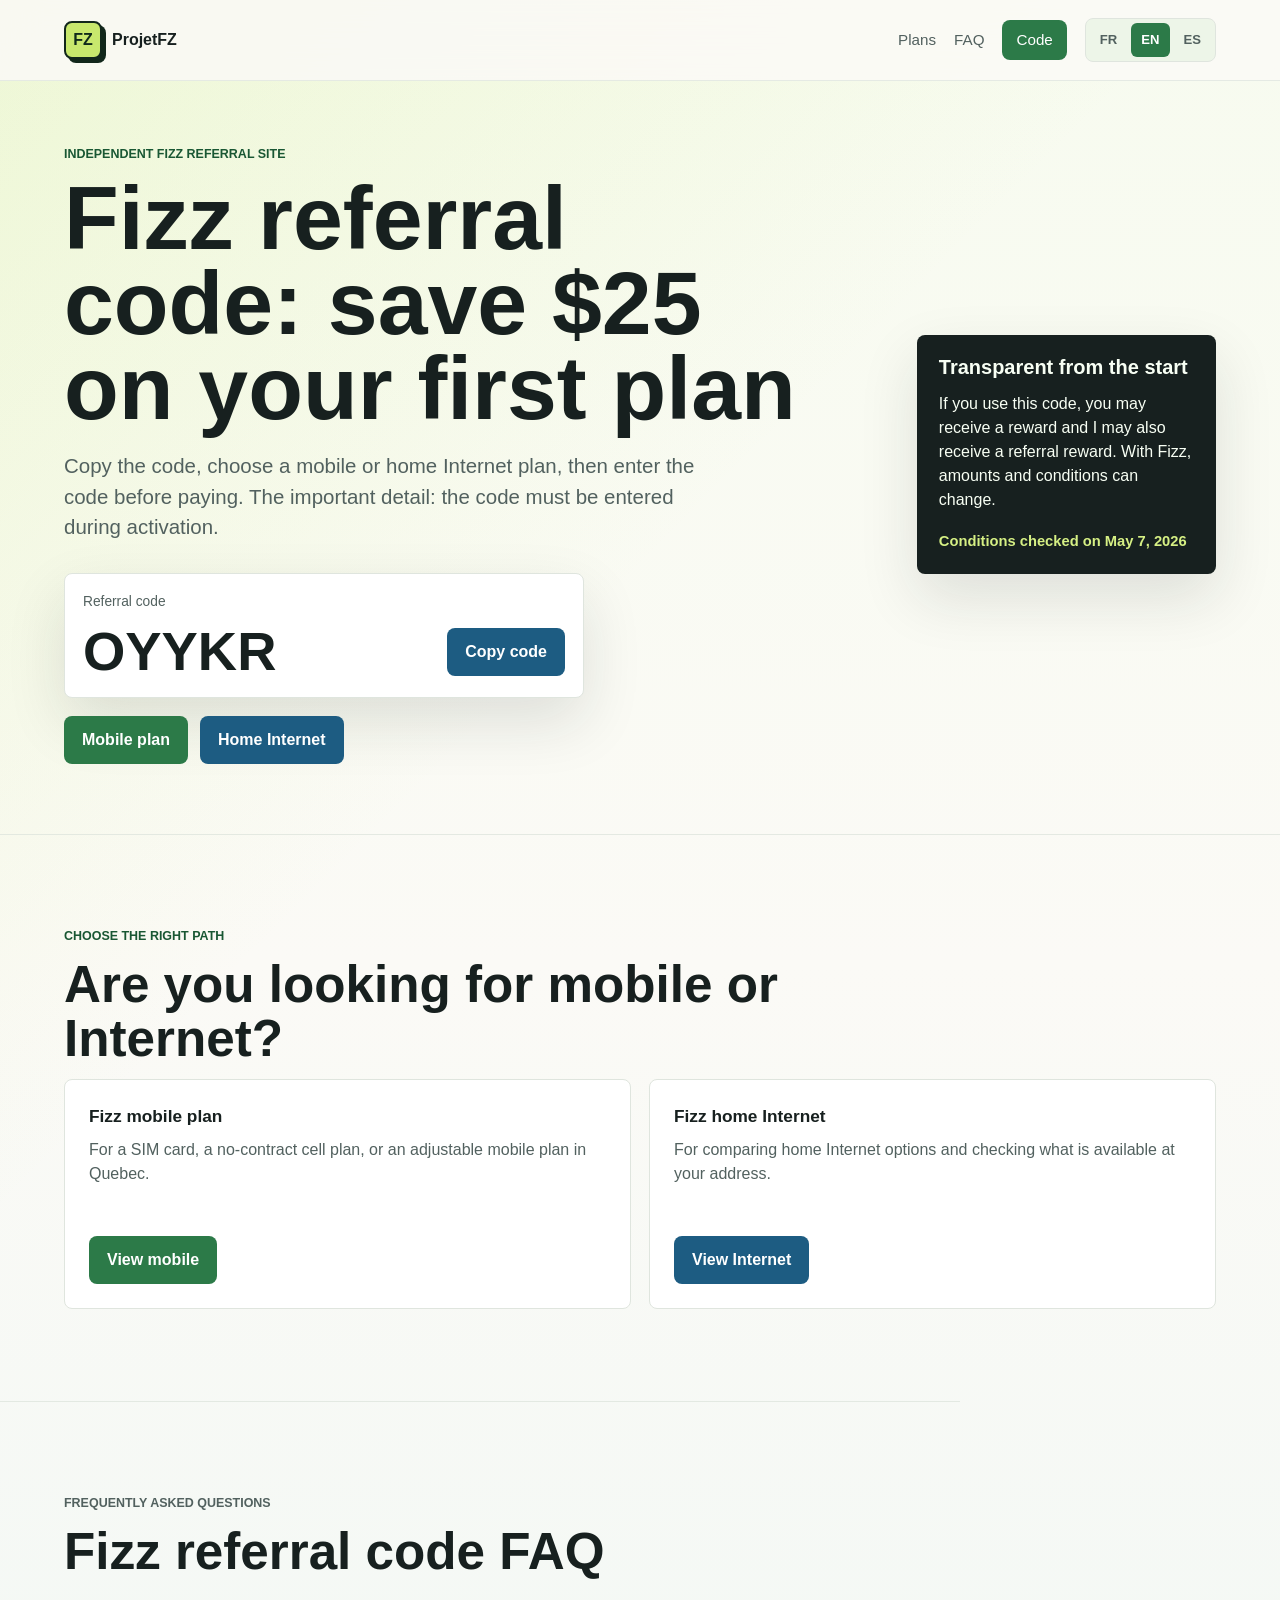
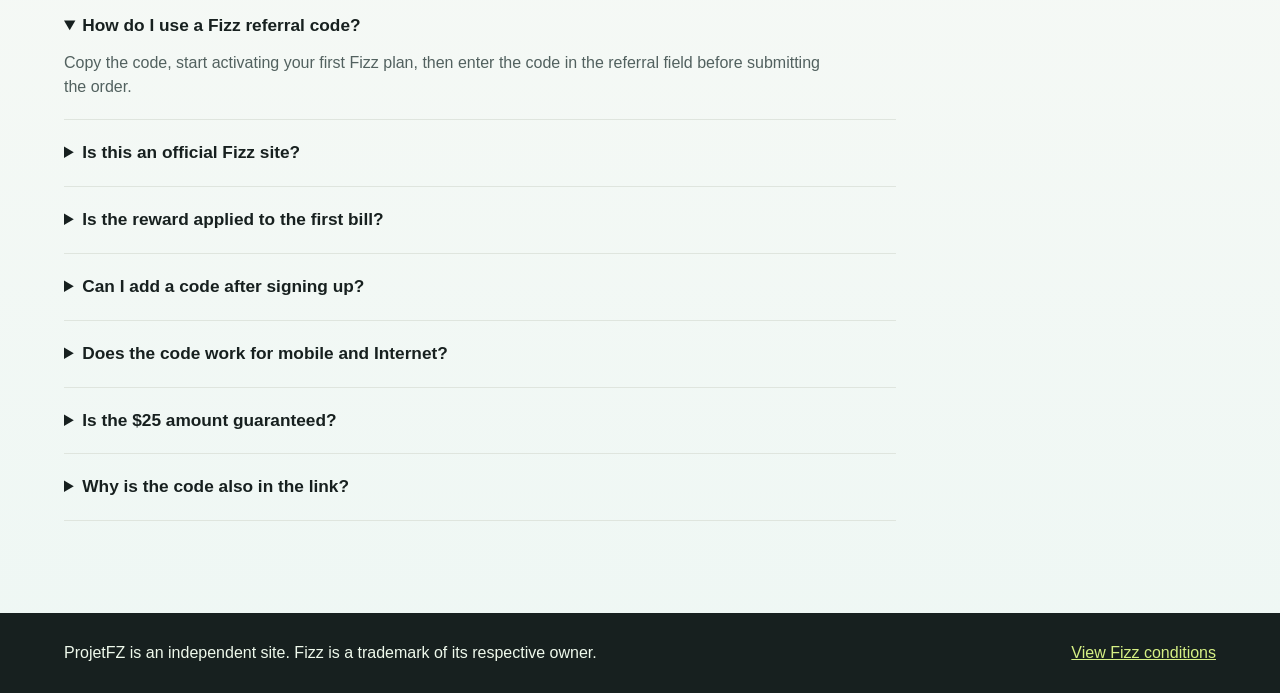
<file: index.html>
<!doctype html>
<html lang="fr-CA">
  <head>
    <meta charset="utf-8">
    <meta name="viewport" content="width=device-width, initial-scale=1">
    <!-- Google tag (gtag.js) -->
    <script async src="https://www.googletagmanager.com/gtag/js?id=G-JWGZDBQ38G"></script>
    <script>
      window.dataLayer = window.dataLayer || [];
      function gtag(){dataLayer.push(arguments);}
      gtag('js', new Date());

      gtag('config', 'G-JWGZDBQ38G');
    </script>
    <title>ProjetFZ | Redirection</title>
    <meta name="description" content="ProjetFZ vous redirige vers la version localisée du site.">
    <link rel="canonical" href="https://celiboom.github.io/projetfz/fr/">
    <link rel="alternate" hreflang="fr-CA" href="https://celiboom.github.io/projetfz/fr/">
    <link rel="alternate" hreflang="en-US" href="https://celiboom.github.io/projetfz/en/">
    <link rel="alternate" hreflang="es-ES" href="https://celiboom.github.io/projetfz/es/">
    <link rel="alternate" hreflang="x-default" href="https://celiboom.github.io/projetfz/fr/">
    <meta http-equiv="refresh" content="2; url=fr/">
    <style>
      body {
        margin: 0;
        min-height: 100vh;
        display: grid;
        place-items: center;
        background: #fbfaf6;
        color: #17201f;
        font-family: "Aptos", "Segoe UI", sans-serif;
      }

      main {
        max-width: 560px;
        padding: 32px;
      }

      a {
        color: #195733;
        font-weight: 800;
      }
    </style>
    <script>
      const cultureMap = {
        fr: "fr",
        "fr-ca": "fr",
        "fr-fr": "fr",
        en: "en",
        "en-ca": "en",
        "en-us": "en",
        "en-gb": "en",
        es: "es",
        "es-ca": "es",
        "es-es": "es",
        "es-mx": "es",
        "es-us": "es"
      };

      function normalizeCulture(culture) {
        if (!culture) {
          return "";
        }

        const normalized = String(culture).trim().toLowerCase().replace(/_/g, "-");
        const language = normalized.slice(0, 2);
        return cultureMap[normalized] || cultureMap[language] || "";
      }

      function chooseLanguage() {
        const requestedCulture = new URLSearchParams(window.location.search).get("culture");
        const requestedLanguage = normalizeCulture(requestedCulture);

        if (requestedLanguage) {
          return requestedLanguage;
        }

        const browserCultures = navigator.languages && navigator.languages.length
          ? navigator.languages
          : [navigator.language];

        for (let index = 0; index < browserCultures.length; index += 1) {
          const browserLanguage = normalizeCulture(browserCultures[index]);

          if (browserLanguage) {
            return browserLanguage;
          }
        }

        return "fr";
      }

      window.location.replace(`${chooseLanguage()}/`);
    </script>
  </head>
  <body>
    <main>
      <h1>ProjetFZ</h1>
      <p>Redirection vers la bonne langue...</p>
      <p>
        <a href="fr/">Français</a> |
        <a href="en/">English</a> |
        <a href="es/">Español</a>
      </p>
    </main>
  </body>
</html>
</file>
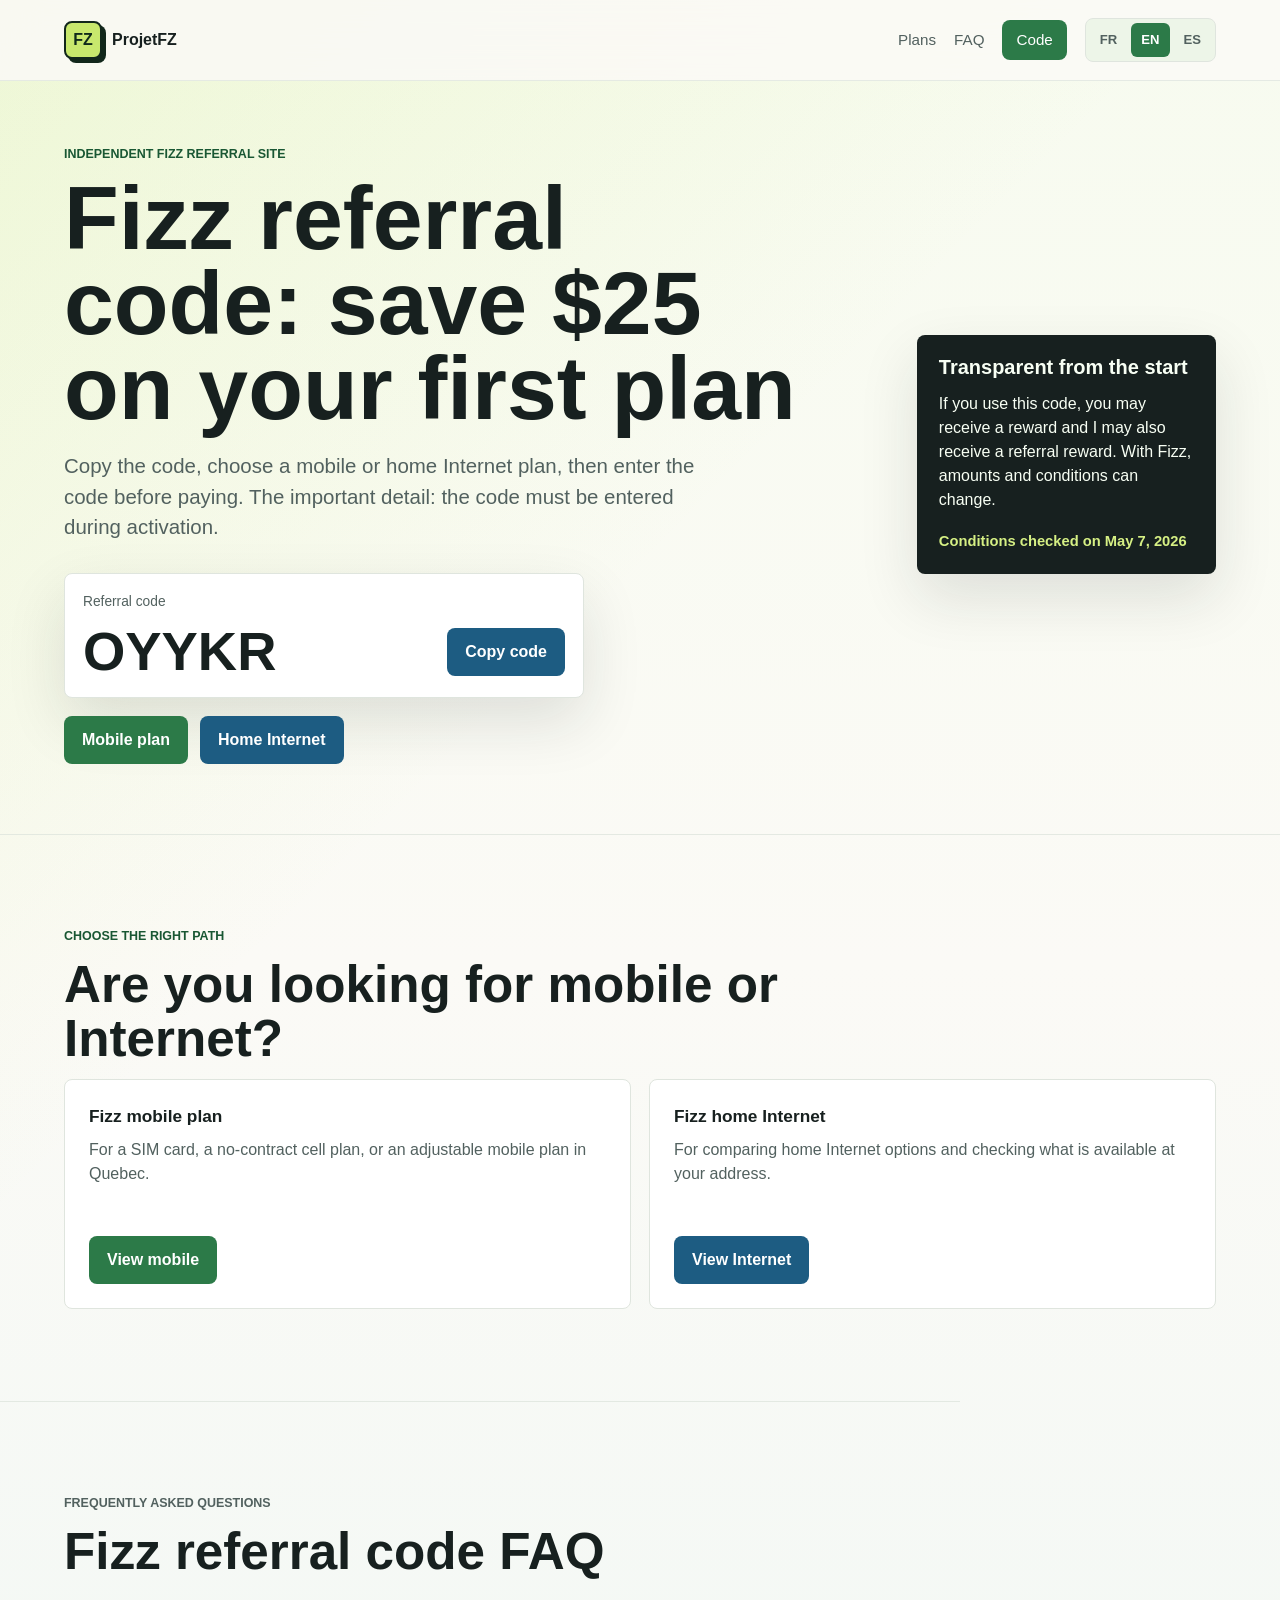
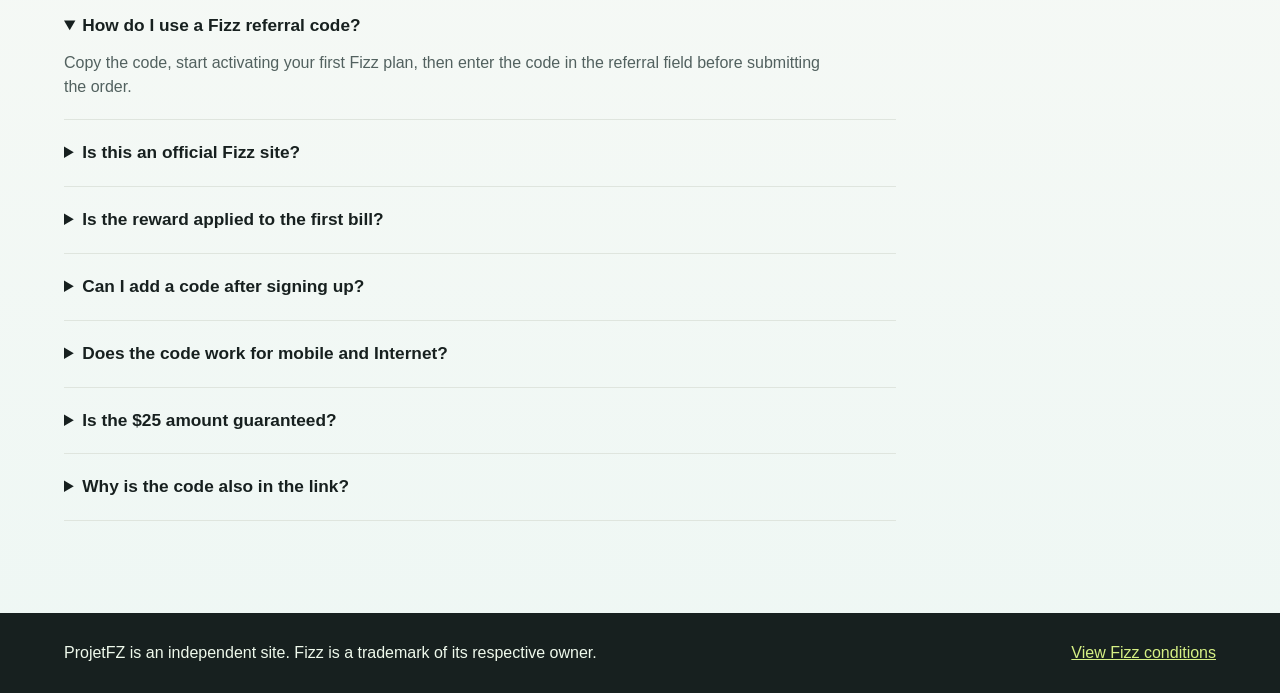
<file: en/index.html>
<!doctype html>
<html lang="en-US">
  <head>
    <meta charset="utf-8">
    <meta name="viewport" content="width=device-width, initial-scale=1">
    <!-- Google tag (gtag.js) -->
    <script async src="https://www.googletagmanager.com/gtag/js?id=G-JWGZDBQ38G"></script>
    <script>
      window.dataLayer = window.dataLayer || [];
      function gtag(){dataLayer.push(arguments);}
      gtag('js', new Date());

      gtag('config', 'G-JWGZDBQ38G');
    </script>
    <title>Fizz referral code $25 | ProjetFZ</title>
    <meta name="description" content="Copy a Fizz referral code, choose mobile or home Internet, then enter the code before paying for your first plan.">
    <link rel="canonical" href="https://celiboom.github.io/projetfz/en/">
    <link rel="alternate" hreflang="fr-CA" href="https://celiboom.github.io/projetfz/fr/">
    <link rel="alternate" hreflang="en-US" href="https://celiboom.github.io/projetfz/en/">
    <link rel="alternate" hreflang="es-ES" href="https://celiboom.github.io/projetfz/es/">
    <link rel="alternate" hreflang="x-default" href="https://celiboom.github.io/projetfz/fr/">
    <link rel="stylesheet" href="../styles.css">
    <meta property="og:title" content="Fizz referral code $25">
    <meta property="og:description" content="Copy the code, choose mobile or home Internet, then enter the code during Fizz activation.">
    <meta property="og:type" content="website">
    <meta property="og:url" content="https://celiboom.github.io/projetfz/en/">
    <script type="application/ld+json">
      {
        "@context": "https://schema.org",
        "@type": "FAQPage",
        "mainEntity": [
          {
            "@type": "Question",
            "name": "How do I use a Fizz referral code?",
            "acceptedAnswer": {
              "@type": "Answer",
              "text": "Copy the code, start activating your first Fizz mobile or Internet plan, then enter the code in the referral field before submitting the order."
            }
          },
          {
            "@type": "Question",
            "name": "Can I add a code after signing up?",
            "acceptedAnswer": {
              "@type": "Answer",
              "text": "Fizz indicates that the code must be entered during activation of the first plan. It generally cannot be added retroactively."
            }
          },
          {
            "@type": "Question",
            "name": "When is the Fizz referral reward applied?",
            "acceptedAnswer": {
              "@type": "Answer",
              "text": "According to Fizz conditions, the reward is generally applied after the new member has completed two months of eligible service."
            }
          }
        ]
      }
    </script>
  </head>
  <body>
    <header class="site-header">
      <a class="brand" href="#top" aria-label="ProjetFZ home">
        <span class="brand-mark">FZ</span>
        <span>ProjetFZ</span>
      </a>
      <div class="header-actions">
        <nav class="nav" aria-label="Main navigation">
          <a href="#plans">Plans</a>
          <a href="#faq">FAQ</a>
          <a class="nav-cta" href="#code">Code</a>
        </nav>
        <div class="language-switcher" aria-label="Choose language">
          <a class="language-link" href="../fr/">FR</a>
          <a class="language-link is-active" href="../en/">EN</a>
          <a class="language-link" href="../es/">ES</a>
        </div>
      </div>
    </header>

    <main id="top">
      <section class="hero" aria-labelledby="hero-title">
        <div class="hero-content">
          <p class="eyebrow">Independent Fizz referral site</p>
          <h1 id="hero-title">Fizz referral code: save $25 on your first plan</h1>
          <p class="hero-copy">
            Copy the code, choose a mobile or home Internet plan, then enter the code before paying. The important detail: the code must be entered during activation.
          </p>

          <div id="code" class="code-panel" aria-label="Referral code">
            <span class="code-label">Referral code</span>
            <strong class="referral-code" data-referral-code>OYYKR</strong>
            <button class="copy-button" type="button" data-copy-code data-copied-text="Code copied">Copy code</button>
          </div>

          <div class="hero-actions conversion-actions" aria-label="Choose a Fizz plan">
            <a class="primary-button mobile-button" data-fizz-link="https://fizz.ca/en/mobile-plan" data-track-event="click_mobile" href="https://fizz.ca/en/mobile-plan?ref=OYYKR" rel="nofollow sponsored noopener noreferrer" target="_blank">Mobile plan</a>
            <a class="primary-button internet-button" data-fizz-link="https://fizz.ca/en/internet" data-track-event="click_internet" href="https://fizz.ca/en/internet?ref=OYYKR" rel="nofollow sponsored noopener noreferrer" target="_blank">Home Internet</a>
          </div>
        </div>

        <aside class="hero-note" aria-label="Transparency note">
          <h2>Transparent from the start</h2>
          <p>
            If you use this code, you may receive a reward and I may also receive a referral reward. With Fizz, amounts and conditions can change.
          </p>
          <span class="verification-date">Conditions checked on May 7, 2026</span>
        </aside>
      </section>

      <section id="plans" class="section" aria-labelledby="plans-title">
        <div class="section-heading">
          <p class="eyebrow">Choose the right path</p>
          <h2 id="plans-title">Are you looking for mobile or Internet?</h2>
        </div>
        <div class="choice-grid">
          <article class="choice-card">
            <div>
              <h3>Fizz mobile plan</h3>
              <p>For a SIM card, a no-contract cell plan, or an adjustable mobile plan in Quebec.</p>
            </div>
            <a class="primary-button mobile-button" data-fizz-link="https://fizz.ca/en/mobile-plan" data-track-event="click_mobile" href="https://fizz.ca/en/mobile-plan?ref=OYYKR" rel="nofollow sponsored noopener noreferrer" target="_blank">View mobile</a>
          </article>
          <article class="choice-card">
            <div>
              <h3>Fizz home Internet</h3>
              <p>For comparing home Internet options and checking what is available at your address.</p>
            </div>
            <a class="primary-button internet-button" data-fizz-link="https://fizz.ca/en/internet" data-track-event="click_internet" href="https://fizz.ca/en/internet?ref=OYYKR" rel="nofollow sponsored noopener noreferrer" target="_blank">View Internet</a>
          </article>
        </div>
      </section>

      <section id="faq" class="section faq" aria-labelledby="faq-title">
        <p class="eyebrow">Frequently asked questions</p>
        <h2 id="faq-title">Fizz referral code FAQ</h2>
        <details open>
          <summary>How do I use a Fizz referral code?</summary>
          <p>Copy the code, start activating your first Fizz plan, then enter the code in the referral field before submitting the order.</p>
        </details>
        <details>
          <summary>Is this an official Fizz site?</summary>
          <p>No. ProjetFZ is an independent site that shares a Fizz referral code. The final conditions are always the ones shown by Fizz.</p>
        </details>
        <details>
          <summary>Is the reward applied to the first bill?</summary>
          <p>Fizz indicates that the reward is generally applied after the new member has completed two months of eligible service, so it is not always an immediate discount.</p>
        </details>
        <details>
          <summary>Can I add a code after signing up?</summary>
          <p>Fizz indicates that the code must be entered during activation of the first plan; it generally cannot be added retroactively.</p>
        </details>
        <details>
          <summary>Does the code work for mobile and Internet?</summary>
          <p>The Fizz referral program may apply to an eligible first plan. Always verify the conditions shown by Fizz before completing the subscription.</p>
        </details>
        <details>
          <summary>Is the $25 amount guaranteed?</summary>
          <p>No. The amount may change without notice according to Fizz conditions. This page shows the value observed at the time of the latest check.</p>
        </details>
        <details>
          <summary>Why is the code also in the link?</summary>
          <p>The link adds the referral parameter to make the flow easier, but keep the copied code available in case Fizz asks you to paste it during activation.</p>
        </details>
      </section>
    </main>

    <footer class="site-footer">
      <p>ProjetFZ is an independent site. Fizz is a trademark of its respective owner.</p>
      <a data-fizz-link="https://fizz.ca/en/invite-friends" href="https://fizz.ca/en/invite-friends?ref=OYYKR" rel="nofollow sponsored noopener noreferrer" target="_blank">View Fizz conditions</a>
    </footer>

    <div class="sticky-conversion" aria-label="Quick actions">
      <div class="sticky-code">
        <span>Code</span>
        <strong data-referral-code>OYYKR</strong>
      </div>
      <button type="button" data-copy-code data-copied-text="Copied">Copy</button>
      <a class="primary-button mobile-button" data-fizz-link="https://fizz.ca/en/mobile-plan" data-track-event="click_mobile" href="https://fizz.ca/en/mobile-plan?ref=OYYKR" rel="nofollow sponsored noopener noreferrer" target="_blank">Mobile</a>
      <a class="primary-button internet-button" data-fizz-link="https://fizz.ca/en/internet" data-track-event="click_internet" href="https://fizz.ca/en/internet?ref=OYYKR" rel="nofollow sponsored noopener noreferrer" target="_blank">Internet</a>
    </div>

    <script src="../script.js"></script>
  </body>
</html>
</file>
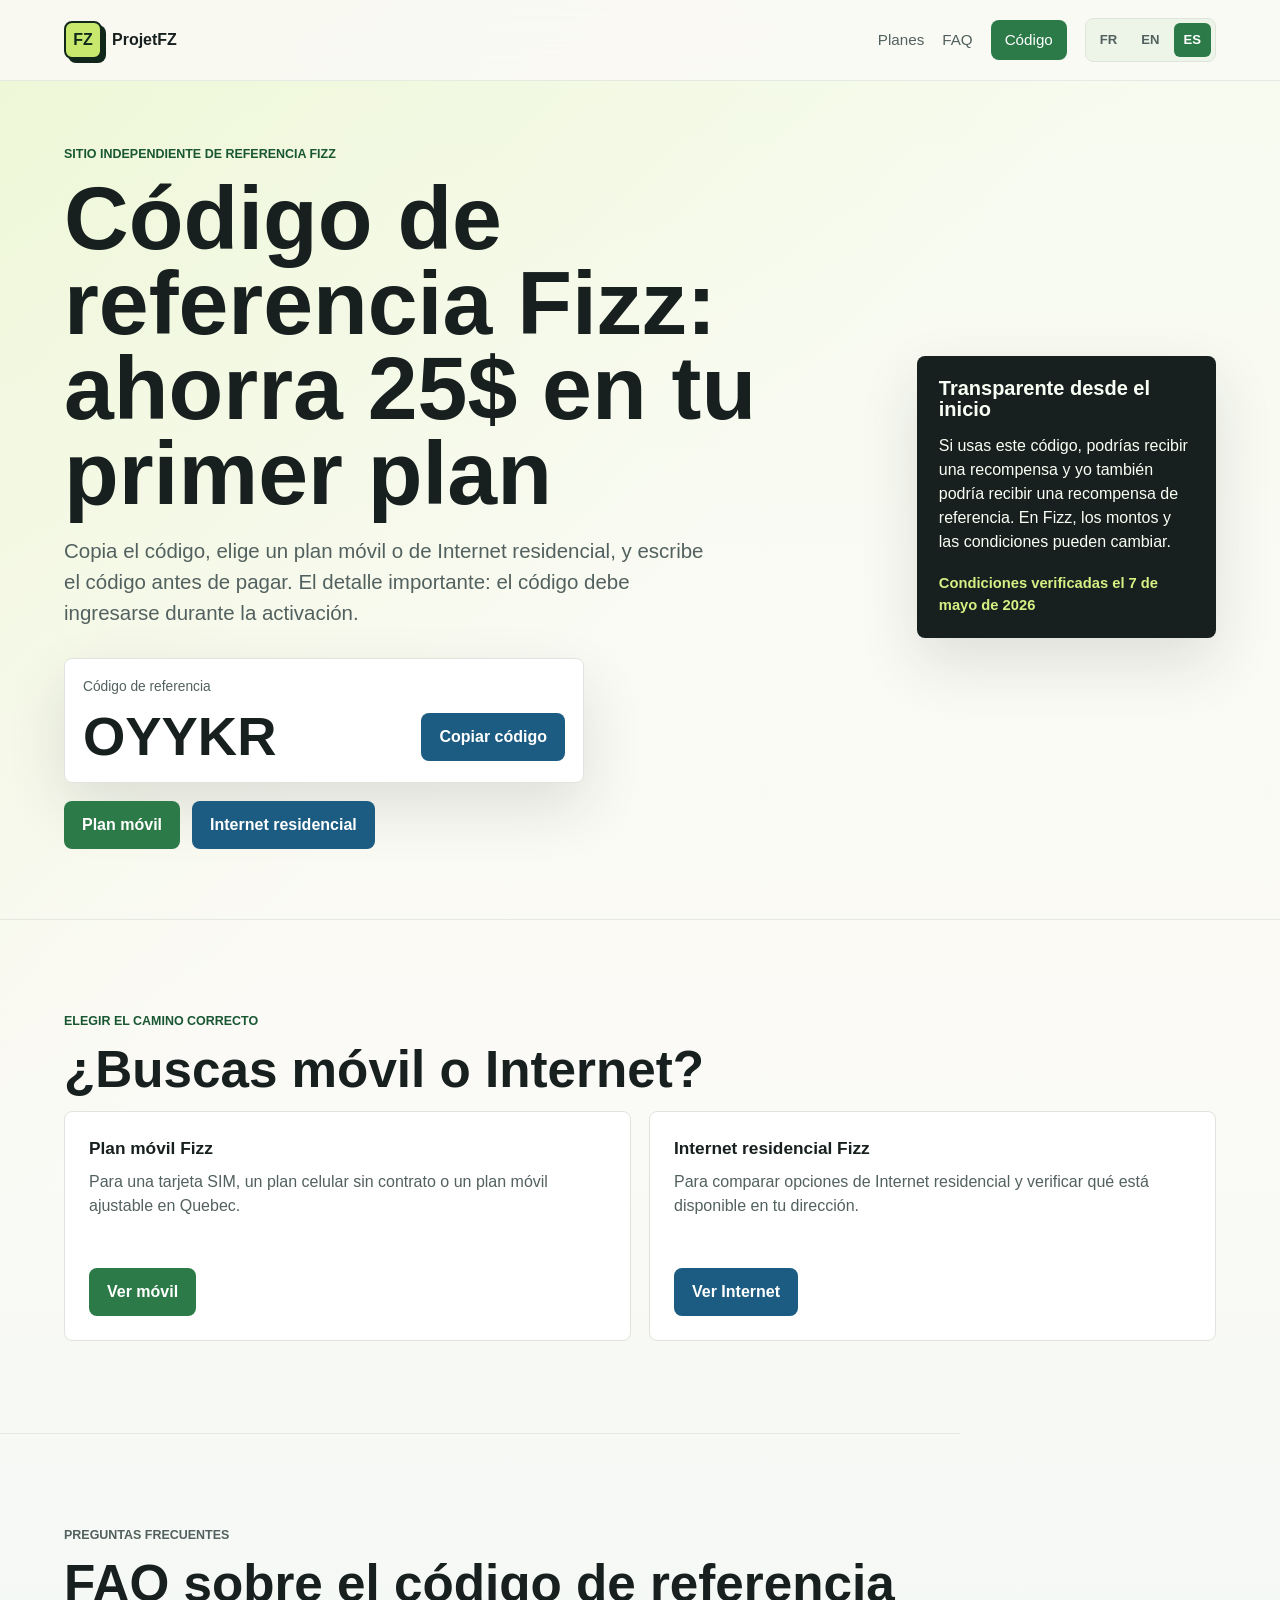
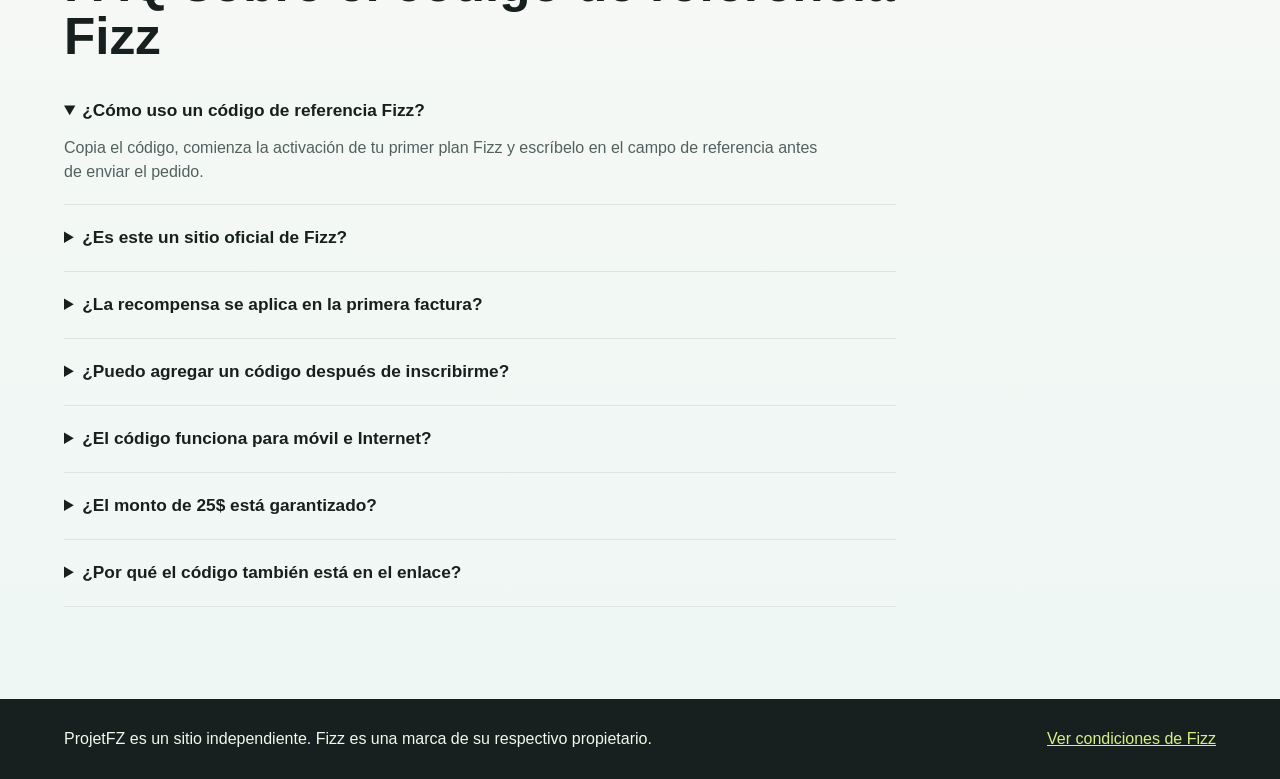
<file: es/index.html>
<!doctype html>
<html lang="es-ES">
  <head>
    <meta charset="utf-8">
    <meta name="viewport" content="width=device-width, initial-scale=1">
    <!-- Google tag (gtag.js) -->
    <script async src="https://www.googletagmanager.com/gtag/js?id=G-JWGZDBQ38G"></script>
    <script>
      window.dataLayer = window.dataLayer || [];
      function gtag(){dataLayer.push(arguments);}
      gtag('js', new Date());

      gtag('config', 'G-JWGZDBQ38G');
    </script>
    <title>Código de referencia Fizz 25$ | ProjetFZ</title>
    <meta name="description" content="Copia un código de referencia Fizz, elige móvil o Internet residencial, y escribe el código antes de pagar tu primer plan.">
    <link rel="canonical" href="https://celiboom.github.io/projetfz/es/">
    <link rel="alternate" hreflang="fr-CA" href="https://celiboom.github.io/projetfz/fr/">
    <link rel="alternate" hreflang="en-US" href="https://celiboom.github.io/projetfz/en/">
    <link rel="alternate" hreflang="es-ES" href="https://celiboom.github.io/projetfz/es/">
    <link rel="alternate" hreflang="x-default" href="https://celiboom.github.io/projetfz/fr/">
    <link rel="stylesheet" href="../styles.css">
    <meta property="og:title" content="Código de referencia Fizz 25$">
    <meta property="og:description" content="Copia el código, elige móvil o Internet residencial, y escribe el código durante la activación Fizz.">
    <meta property="og:type" content="website">
    <meta property="og:url" content="https://celiboom.github.io/projetfz/es/">
    <script type="application/ld+json">
      {
        "@context": "https://schema.org",
        "@type": "FAQPage",
        "mainEntity": [
          {
            "@type": "Question",
            "name": "¿Cómo uso un código de referencia Fizz?",
            "acceptedAnswer": {
              "@type": "Answer",
              "text": "Copia el código, comienza la activación de tu primer plan móvil o de Internet Fizz, y escribe el código en el campo de referencia antes de enviar el pedido."
            }
          },
          {
            "@type": "Question",
            "name": "¿Puedo agregar un código después de inscribirme?",
            "acceptedAnswer": {
              "@type": "Answer",
              "text": "Fizz indica que el código debe escribirse durante la activación del primer plan. Generalmente no se puede agregar de forma retroactiva."
            }
          },
          {
            "@type": "Question",
            "name": "¿Cuándo se aplica la recompensa de referencia Fizz?",
            "acceptedAnswer": {
              "@type": "Answer",
              "text": "Según las condiciones de Fizz, la recompensa generalmente se aplica después de que el nuevo miembro haya completado dos meses de servicio elegible."
            }
          }
        ]
      }
    </script>
  </head>
  <body>
    <header class="site-header">
      <a class="brand" href="#top" aria-label="Inicio de ProjetFZ">
        <span class="brand-mark">FZ</span>
        <span>ProjetFZ</span>
      </a>
      <div class="header-actions">
        <nav class="nav" aria-label="Navegación principal">
          <a href="#plans">Planes</a>
          <a href="#faq">FAQ</a>
          <a class="nav-cta" href="#code">Código</a>
        </nav>
        <div class="language-switcher" aria-label="Elegir idioma">
          <a class="language-link" href="../fr/">FR</a>
          <a class="language-link" href="../en/">EN</a>
          <a class="language-link is-active" href="../es/">ES</a>
        </div>
      </div>
    </header>

    <main id="top">
      <section class="hero" aria-labelledby="hero-title">
        <div class="hero-content">
          <p class="eyebrow">Sitio independiente de referencia Fizz</p>
          <h1 id="hero-title">Código de referencia Fizz: ahorra 25$ en tu primer plan</h1>
          <p class="hero-copy">
            Copia el código, elige un plan móvil o de Internet residencial, y escribe el código antes de pagar. El detalle importante: el código debe ingresarse durante la activación.
          </p>

          <div id="code" class="code-panel" aria-label="Código de referencia">
            <span class="code-label">Código de referencia</span>
            <strong class="referral-code" data-referral-code>OYYKR</strong>
            <button class="copy-button" type="button" data-copy-code data-copied-text="Código copiado">Copiar código</button>
          </div>

          <div class="hero-actions conversion-actions" aria-label="Elegir un plan Fizz">
            <a class="primary-button mobile-button" data-fizz-link="https://fizz.ca/en/mobile-plan" data-track-event="click_mobile" href="https://fizz.ca/en/mobile-plan?ref=OYYKR" rel="nofollow sponsored noopener noreferrer" target="_blank">Plan móvil</a>
            <a class="primary-button internet-button" data-fizz-link="https://fizz.ca/en/internet" data-track-event="click_internet" href="https://fizz.ca/en/internet?ref=OYYKR" rel="nofollow sponsored noopener noreferrer" target="_blank">Internet residencial</a>
          </div>
        </div>

        <aside class="hero-note" aria-label="Nota de transparencia">
          <h2>Transparente desde el inicio</h2>
          <p>
            Si usas este código, podrías recibir una recompensa y yo también podría recibir una recompensa de referencia. En Fizz, los montos y las condiciones pueden cambiar.
          </p>
          <span class="verification-date">Condiciones verificadas el 7 de mayo de 2026</span>
        </aside>
      </section>

      <section id="plans" class="section" aria-labelledby="plans-title">
        <div class="section-heading">
          <p class="eyebrow">Elegir el camino correcto</p>
          <h2 id="plans-title">¿Buscas móvil o Internet?</h2>
        </div>
        <div class="choice-grid">
          <article class="choice-card">
            <div>
              <h3>Plan móvil Fizz</h3>
              <p>Para una tarjeta SIM, un plan celular sin contrato o un plan móvil ajustable en Quebec.</p>
            </div>
            <a class="primary-button mobile-button" data-fizz-link="https://fizz.ca/en/mobile-plan" data-track-event="click_mobile" href="https://fizz.ca/en/mobile-plan?ref=OYYKR" rel="nofollow sponsored noopener noreferrer" target="_blank">Ver móvil</a>
          </article>
          <article class="choice-card">
            <div>
              <h3>Internet residencial Fizz</h3>
              <p>Para comparar opciones de Internet residencial y verificar qué está disponible en tu dirección.</p>
            </div>
            <a class="primary-button internet-button" data-fizz-link="https://fizz.ca/en/internet" data-track-event="click_internet" href="https://fizz.ca/en/internet?ref=OYYKR" rel="nofollow sponsored noopener noreferrer" target="_blank">Ver Internet</a>
          </article>
        </div>
      </section>

      <section id="faq" class="section faq" aria-labelledby="faq-title">
        <p class="eyebrow">Preguntas frecuentes</p>
        <h2 id="faq-title">FAQ sobre el código de referencia Fizz</h2>
        <details open>
          <summary>¿Cómo uso un código de referencia Fizz?</summary>
          <p>Copia el código, comienza la activación de tu primer plan Fizz y escríbelo en el campo de referencia antes de enviar el pedido.</p>
        </details>
        <details>
          <summary>¿Es este un sitio oficial de Fizz?</summary>
          <p>No. ProjetFZ es un sitio independiente que comparte un código de referencia Fizz. Las condiciones finales siempre son las que muestra Fizz.</p>
        </details>
        <details>
          <summary>¿La recompensa se aplica en la primera factura?</summary>
          <p>Fizz indica que la recompensa generalmente se aplica después de que el nuevo miembro haya completado dos meses de servicio elegible, así que no siempre es un descuento inmediato.</p>
        </details>
        <details>
          <summary>¿Puedo agregar un código después de inscribirme?</summary>
          <p>Fizz indica que el código debe ingresarse durante la activación del primer plan; generalmente no se puede agregar retroactivamente.</p>
        </details>
        <details>
          <summary>¿El código funciona para móvil e Internet?</summary>
          <p>El programa de referencia Fizz puede aplicar a un primer plan elegible. Verifica siempre las condiciones mostradas por Fizz antes de completar la suscripción.</p>
        </details>
        <details>
          <summary>¿El monto de 25$ está garantizado?</summary>
          <p>No. El monto puede cambiar sin previo aviso según las condiciones de Fizz. Esta página muestra el valor observado en la última verificación.</p>
        </details>
        <details>
          <summary>¿Por qué el código también está en el enlace?</summary>
          <p>El enlace agrega el parámetro de referencia para facilitar el recorrido, pero conserva el código copiado por si Fizz te pide pegarlo durante la activación.</p>
        </details>
      </section>
    </main>

    <footer class="site-footer">
      <p>ProjetFZ es un sitio independiente. Fizz es una marca de su respectivo propietario.</p>
      <a data-fizz-link="https://fizz.ca/en/invite-friends" href="https://fizz.ca/en/invite-friends?ref=OYYKR" rel="nofollow sponsored noopener noreferrer" target="_blank">Ver condiciones de Fizz</a>
    </footer>

    <div class="sticky-conversion" aria-label="Acciones rápidas">
      <div class="sticky-code">
        <span>Código</span>
        <strong data-referral-code>OYYKR</strong>
      </div>
      <button type="button" data-copy-code data-copied-text="Copiado">Copiar</button>
      <a class="primary-button mobile-button" data-fizz-link="https://fizz.ca/en/mobile-plan" data-track-event="click_mobile" href="https://fizz.ca/en/mobile-plan?ref=OYYKR" rel="nofollow sponsored noopener noreferrer" target="_blank">Móvil</a>
      <a class="primary-button internet-button" data-fizz-link="https://fizz.ca/en/internet" data-track-event="click_internet" href="https://fizz.ca/en/internet?ref=OYYKR" rel="nofollow sponsored noopener noreferrer" target="_blank">Internet</a>
    </div>

    <script src="../script.js"></script>
  </body>
</html>
</file>
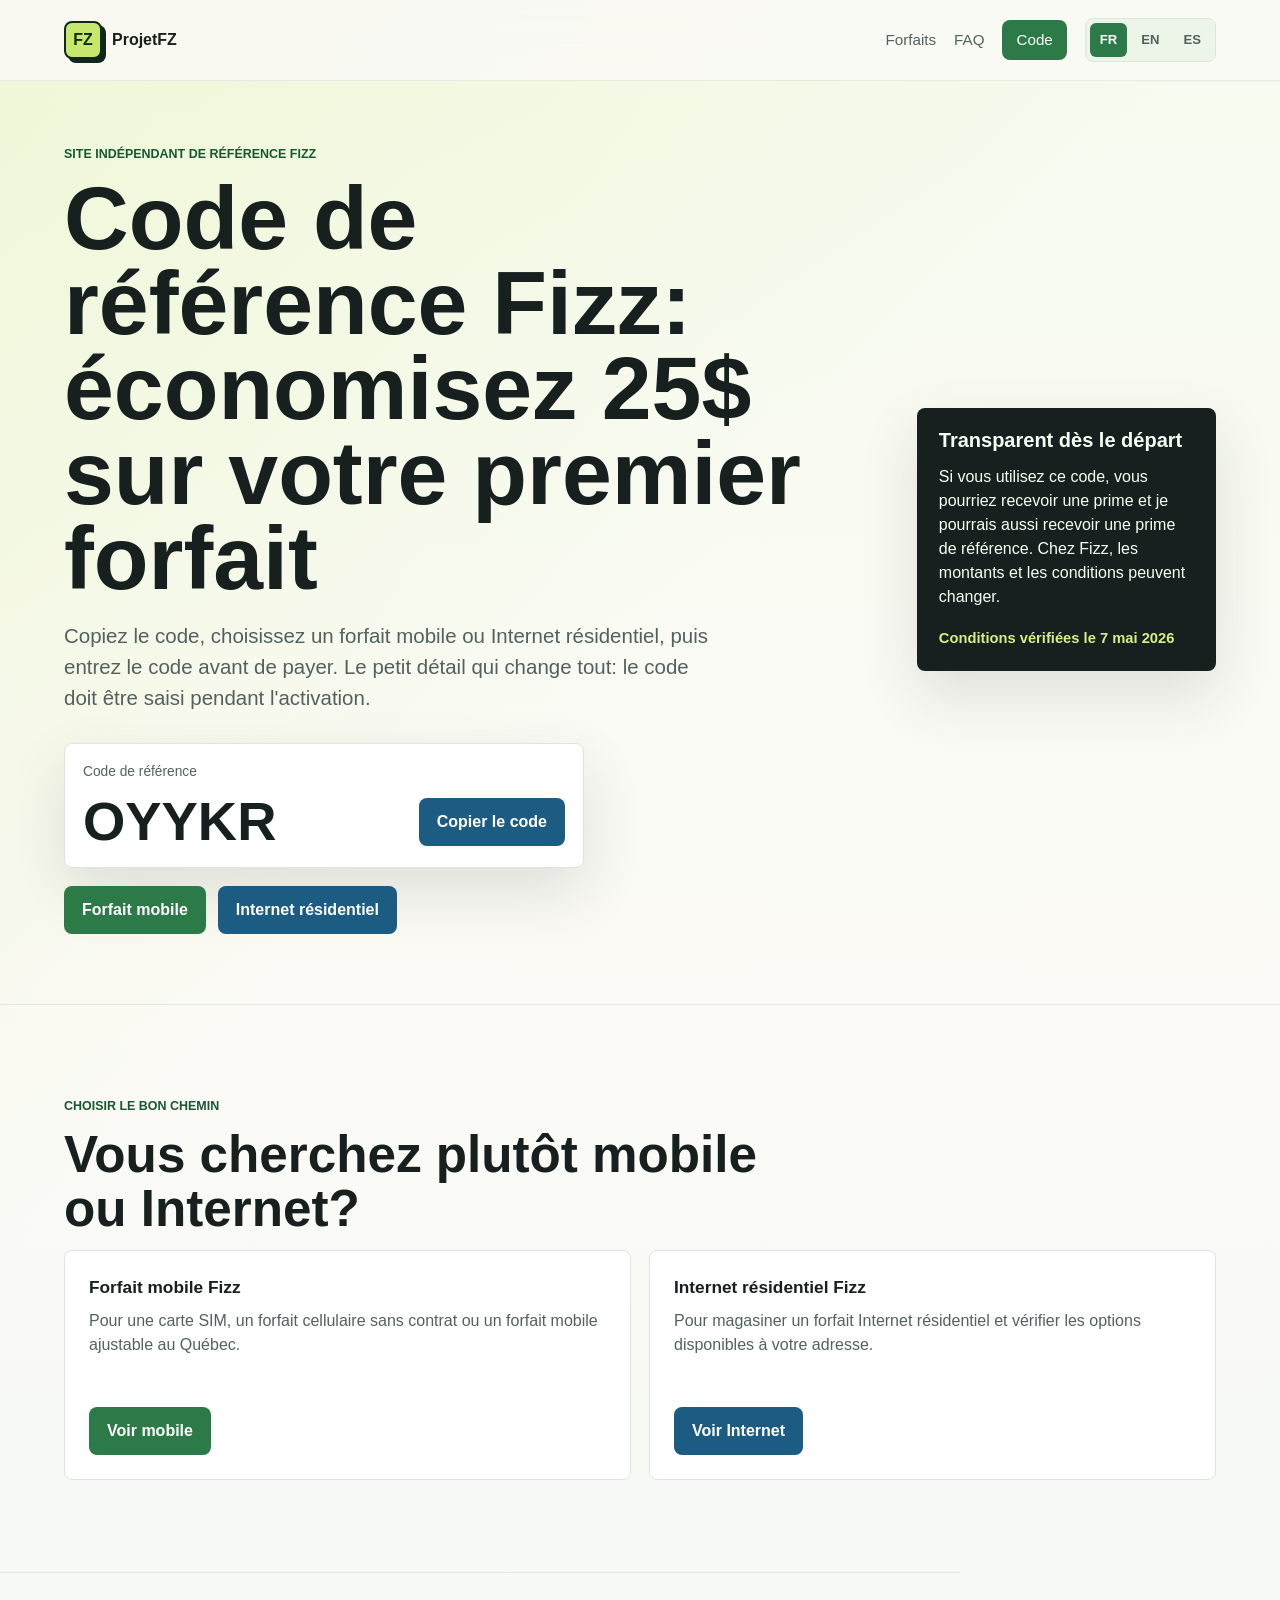
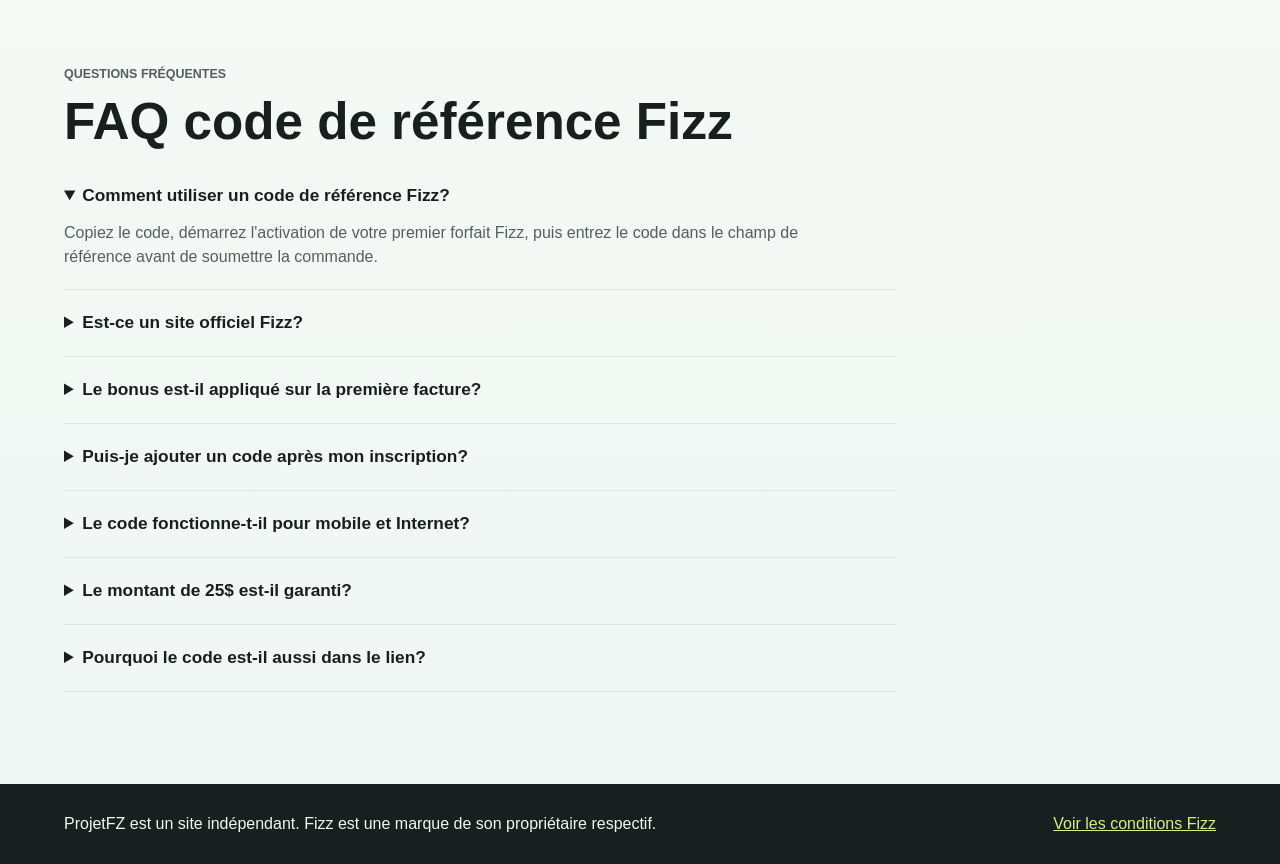
<file: fr/index.html>
<!doctype html>
<html lang="fr-CA">
  <head>
    <meta charset="utf-8">
    <meta name="viewport" content="width=device-width, initial-scale=1">
    <!-- Google tag (gtag.js) -->
    <script async src="https://www.googletagmanager.com/gtag/js?id=G-JWGZDBQ38G"></script>
    <script>
      window.dataLayer = window.dataLayer || [];
      function gtag(){dataLayer.push(arguments);}
      gtag('js', new Date());

      gtag('config', 'G-JWGZDBQ38G');
    </script>
    <title>Code de référence Fizz 25$ | ProjetFZ</title>
    <meta name="description" content="Copiez un code de référence Fizz, choisissez mobile ou Internet résidentiel, puis entrez le code avant de payer votre premier forfait.">
    <link rel="canonical" href="https://celiboom.github.io/projetfz/fr/">
    <link rel="alternate" hreflang="fr-CA" href="https://celiboom.github.io/projetfz/fr/">
    <link rel="alternate" hreflang="en-US" href="https://celiboom.github.io/projetfz/en/">
    <link rel="alternate" hreflang="es-ES" href="https://celiboom.github.io/projetfz/es/">
    <link rel="alternate" hreflang="x-default" href="https://celiboom.github.io/projetfz/fr/">
    <link rel="stylesheet" href="../styles.css">
    <meta property="og:title" content="Code de référence Fizz 25$">
    <meta property="og:description" content="Copiez le code, choisissez mobile ou Internet résidentiel, puis entrez le code pendant l'activation Fizz.">
    <meta property="og:type" content="website">
    <meta property="og:url" content="https://celiboom.github.io/projetfz/fr/">
    <script type="application/ld+json">
      {
        "@context": "https://schema.org",
        "@type": "FAQPage",
        "mainEntity": [
          {
            "@type": "Question",
            "name": "Comment utiliser un code de référence Fizz?",
            "acceptedAnswer": {
              "@type": "Answer",
              "text": "Copiez le code, commencez l'activation de votre premier forfait Fizz mobile ou Internet, puis entrez le code dans le champ de référence avant de soumettre la commande."
            }
          },
          {
            "@type": "Question",
            "name": "Puis-je ajouter un code après mon inscription?",
            "acceptedAnswer": {
              "@type": "Answer",
              "text": "Fizz indique que le code doit être entré pendant l'activation du premier forfait. Il ne peut généralement pas être ajouté rétroactivement."
            }
          },
          {
            "@type": "Question",
            "name": "Quand la prime de référence Fizz est-elle appliquée?",
            "acceptedAnswer": {
              "@type": "Answer",
              "text": "Selon les conditions Fizz, la prime est généralement appliquée lorsque le nouveau membre a cumulé deux mois de service admissible."
            }
          }
        ]
      }
    </script>
  </head>
  <body>
    <header class="site-header">
      <a class="brand" href="#top" aria-label="Accueil ProjetFZ">
        <span class="brand-mark">FZ</span>
        <span>ProjetFZ</span>
      </a>
      <div class="header-actions">
        <nav class="nav" aria-label="Navigation principale">
          <a href="#plans">Forfaits</a>
          <a href="#faq">FAQ</a>
          <a class="nav-cta" href="#code">Code</a>
        </nav>
        <div class="language-switcher" aria-label="Choisir la langue">
          <a class="language-link is-active" href="../fr/">FR</a>
          <a class="language-link" href="../en/">EN</a>
          <a class="language-link" href="../es/">ES</a>
        </div>
      </div>
    </header>

    <main id="top">
      <section class="hero" aria-labelledby="hero-title">
        <div class="hero-content">
          <p class="eyebrow">Site indépendant de référence Fizz</p>
          <h1 id="hero-title">Code de référence Fizz: économisez 25$ sur votre premier forfait</h1>
          <p class="hero-copy">
            Copiez le code, choisissez un forfait mobile ou Internet résidentiel, puis entrez le code avant de payer. Le petit détail qui change tout: le code doit être saisi pendant l'activation.
          </p>

          <div id="code" class="code-panel" aria-label="Code de référence">
            <span class="code-label">Code de référence</span>
            <strong class="referral-code" data-referral-code>OYYKR</strong>
            <button class="copy-button" type="button" data-copy-code data-copied-text="Code copié">Copier le code</button>
          </div>

          <div class="hero-actions conversion-actions" aria-label="Choisir un forfait Fizz">
            <a class="primary-button mobile-button" data-fizz-link="https://fizz.ca/fr/forfait-mobile" data-track-event="click_mobile" href="https://fizz.ca/fr/forfait-mobile?ref=OYYKR" rel="nofollow sponsored noopener noreferrer" target="_blank">Forfait mobile</a>
            <a class="primary-button internet-button" data-fizz-link="https://fizz.ca/fr/internet" data-track-event="click_internet" href="https://fizz.ca/fr/internet?ref=OYYKR" rel="nofollow sponsored noopener noreferrer" target="_blank">Internet résidentiel</a>
          </div>
        </div>

        <aside class="hero-note" aria-label="Note de transparence">
          <h2>Transparent dès le départ</h2>
          <p>
            Si vous utilisez ce code, vous pourriez recevoir une prime et je pourrais aussi recevoir une prime de référence. Chez Fizz, les montants et les conditions peuvent changer.
          </p>
          <span class="verification-date">Conditions vérifiées le 7 mai 2026</span>
        </aside>
      </section>

      <section id="plans" class="section" aria-labelledby="plans-title">
        <div class="section-heading">
          <p class="eyebrow">Choisir le bon chemin</p>
          <h2 id="plans-title">Vous cherchez plutôt mobile ou Internet?</h2>
        </div>
        <div class="choice-grid">
          <article class="choice-card">
            <div>
              <h3>Forfait mobile Fizz</h3>
              <p>Pour une carte SIM, un forfait cellulaire sans contrat ou un forfait mobile ajustable au Québec.</p>
            </div>
            <a class="primary-button mobile-button" data-fizz-link="https://fizz.ca/fr/forfait-mobile" data-track-event="click_mobile" href="https://fizz.ca/fr/forfait-mobile?ref=OYYKR" rel="nofollow sponsored noopener noreferrer" target="_blank">Voir mobile</a>
          </article>
          <article class="choice-card">
            <div>
              <h3>Internet résidentiel Fizz</h3>
              <p>Pour magasiner un forfait Internet résidentiel et vérifier les options disponibles à votre adresse.</p>
            </div>
            <a class="primary-button internet-button" data-fizz-link="https://fizz.ca/fr/internet" data-track-event="click_internet" href="https://fizz.ca/fr/internet?ref=OYYKR" rel="nofollow sponsored noopener noreferrer" target="_blank">Voir Internet</a>
          </article>
        </div>
      </section>

      <section id="faq" class="section faq" aria-labelledby="faq-title">
        <p class="eyebrow">Questions fréquentes</p>
        <h2 id="faq-title">FAQ code de référence Fizz</h2>
        <details open>
          <summary>Comment utiliser un code de référence Fizz?</summary>
          <p>Copiez le code, démarrez l'activation de votre premier forfait Fizz, puis entrez le code dans le champ de référence avant de soumettre la commande.</p>
        </details>
        <details>
          <summary>Est-ce un site officiel Fizz?</summary>
          <p>Non. ProjetFZ est un site indépendant qui partage un code de référence Fizz. Les conditions finales sont toujours celles affichées par Fizz.</p>
        </details>
        <details>
          <summary>Le bonus est-il appliqué sur la première facture?</summary>
          <p>Fizz indique que la prime est généralement appliquée après que le nouveau membre a cumulé deux mois de service admissible. Ce n'est donc pas toujours un rabais immédiat.</p>
        </details>
        <details>
          <summary>Puis-je ajouter un code après mon inscription?</summary>
          <p>Fizz indique que le code doit être entré lors de l'activation du premier forfait; il ne peut généralement pas être ajouté rétroactivement.</p>
        </details>
        <details>
          <summary>Le code fonctionne-t-il pour mobile et Internet?</summary>
          <p>Le programme de référence Fizz peut s'appliquer à un premier forfait admissible. Vérifiez toujours les conditions affichées par Fizz avant de finaliser.</p>
        </details>
        <details>
          <summary>Le montant de 25$ est-il garanti?</summary>
          <p>Non. Le montant peut changer sans préavis selon les conditions Fizz. Cette page indique la valeur observée au moment de la dernière vérification.</p>
        </details>
        <details>
          <summary>Pourquoi le code est-il aussi dans le lien?</summary>
          <p>Le lien ajoute le paramètre de référence pour faciliter le parcours, mais gardez quand même le code copié afin de pouvoir le coller si Fizz vous le demande pendant l'activation.</p>
        </details>
      </section>
    </main>

    <footer class="site-footer">
      <p>ProjetFZ est un site indépendant. Fizz est une marque de son propriétaire respectif.</p>
      <a data-fizz-link="https://fizz.ca/fr/inviter-des-amis" href="https://fizz.ca/fr/inviter-des-amis?ref=OYYKR" rel="nofollow sponsored noopener noreferrer" target="_blank">Voir les conditions Fizz</a>
    </footer>

    <div class="sticky-conversion" aria-label="Actions rapides">
      <div class="sticky-code">
        <span>Code</span>
        <strong data-referral-code>OYYKR</strong>
      </div>
      <button type="button" data-copy-code data-copied-text="Copié">Copier</button>
      <a class="primary-button mobile-button" data-fizz-link="https://fizz.ca/fr/forfait-mobile" data-track-event="click_mobile" href="https://fizz.ca/fr/forfait-mobile?ref=OYYKR" rel="nofollow sponsored noopener noreferrer" target="_blank">Mobile</a>
      <a class="primary-button internet-button" data-fizz-link="https://fizz.ca/fr/internet" data-track-event="click_internet" href="https://fizz.ca/fr/internet?ref=OYYKR" rel="nofollow sponsored noopener noreferrer" target="_blank">Internet</a>
    </div>

    <script src="../script.js"></script>
  </body>
</html>
</file>
<file: styles.css>
:root {
  --ink: #17201f;
  --muted: #52615f;
  --paper: #fbfaf6;
  --surface: #ffffff;
  --line: #dfe5de;
  --green: #2c7a48;
  --green-dark: #195733;
  --lime: #c8e86d;
  --blue: #1d5c82;
  --coral: #e8694a;
  --shadow: 0 24px 60px rgba(23, 32, 31, 0.12);
}

* {
  box-sizing: border-box;
}

html {
  scroll-behavior: smooth;
}

body {
  margin: 0;
  padding-bottom: 0;
  color: var(--ink);
  background:
    linear-gradient(135deg, rgba(200, 232, 109, 0.2), transparent 34%),
    linear-gradient(180deg, #f7fbef 0%, var(--paper) 42%, #eef7f4 100%);
  font-family: "Aptos", "Segoe UI", sans-serif;
  line-height: 1.5;
}

a {
  color: inherit;
}

.site-header {
  position: sticky;
  top: 0;
  z-index: 10;
  display: flex;
  align-items: center;
  justify-content: space-between;
  gap: 24px;
  padding: 18px clamp(18px, 5vw, 72px);
  background: rgba(251, 250, 246, 0.86);
  border-bottom: 1px solid rgba(223, 229, 222, 0.76);
  backdrop-filter: blur(18px);
}

.brand,
.nav,
.header-actions,
.language-switcher {
  display: flex;
  align-items: center;
}

.brand {
  gap: 10px;
  font-weight: 800;
  text-decoration: none;
}

.brand-mark {
  display: grid;
  width: 38px;
  height: 38px;
  place-items: center;
  color: #0f2a1a;
  background: var(--lime);
  border: 2px solid #12271b;
  border-radius: 8px;
  box-shadow: 4px 4px 0 #12271b;
}

.nav {
  gap: 18px;
  color: var(--muted);
  font-size: 0.95rem;
}

.header-actions {
  gap: 18px;
}

.nav a {
  text-decoration: none;
}

.nav-cta {
  padding: 9px 14px;
  color: #fff;
  background: var(--green);
  border-radius: 8px;
}

.language-switcher {
  gap: 4px;
  padding: 4px;
  background: #edf5e8;
  border: 1px solid var(--line);
  border-radius: 8px;
}

.language-button {
  min-height: 34px;
  padding: 7px 10px;
  color: var(--muted);
  background: transparent;
  border: 0;
  border-radius: 6px;
  font-size: 0.82rem;
  font-weight: 900;
}

.language-button.is-active {
  color: #fff;
  background: var(--green);
}

.language-link {
  min-height: 34px;
  padding: 7px 10px;
  color: var(--muted);
  border-radius: 6px;
  font-size: 0.82rem;
  font-weight: 900;
  text-decoration: none;
}

.language-link.is-active {
  color: #fff;
  background: var(--green);
}

.hero {
  display: grid;
  grid-template-columns: minmax(0, 1.45fr) minmax(260px, 0.55fr);
  gap: clamp(28px, 5vw, 70px);
  align-items: center;
  padding: clamp(28px, 5vw, 64px) clamp(18px, 5vw, 72px) clamp(36px, 6vw, 70px);
}

.hero-content {
  max-width: 850px;
}

.eyebrow {
  margin: 0 0 12px;
  color: var(--green-dark);
  font-size: 0.78rem;
  font-weight: 800;
  letter-spacing: 0;
  text-transform: uppercase;
}

h1,
h2,
h3,
p {
  margin-top: 0;
}

h1 {
  max-width: 760px;
  margin-bottom: 20px;
  font-size: clamp(2.55rem, 7vw, 5.85rem);
  line-height: 0.95;
  letter-spacing: 0;
}

h2 {
  margin-bottom: 14px;
  font-size: clamp(1.85rem, 4vw, 3.2rem);
  line-height: 1.05;
  letter-spacing: 0;
}

h3 {
  margin-bottom: 8px;
  font-size: 1.08rem;
}

.hero-copy {
  max-width: 660px;
  color: var(--muted);
  font-size: clamp(1.08rem, 2vw, 1.28rem);
}

.trust-row {
  display: flex;
  flex-wrap: wrap;
  gap: 10px;
  margin: 22px 0 0;
  padding: 0;
  list-style: none;
}

.trust-row li {
  padding: 8px 11px;
  color: var(--green-dark);
  background: rgba(200, 232, 109, 0.34);
  border: 1px solid rgba(44, 122, 72, 0.2);
  border-radius: 999px;
  font-size: 0.88rem;
  font-weight: 800;
}

.code-panel {
  display: grid;
  grid-template-columns: 1fr auto;
  gap: 12px;
  align-items: center;
  max-width: 520px;
  margin: 30px 0 18px;
  padding: 18px;
  background: var(--surface);
  border: 1px solid var(--line);
  border-radius: 8px;
  box-shadow: var(--shadow);
}

.code-label {
  grid-column: 1 / -1;
  color: var(--muted);
  font-size: 0.86rem;
}

.referral-code {
  min-width: 0;
  overflow-wrap: anywhere;
  font-size: clamp(2rem, 6vw, 3.4rem);
  line-height: 1;
  letter-spacing: 0;
}

button,
.primary-button,
.secondary-button {
  display: inline-flex;
  min-height: 46px;
  align-items: center;
  justify-content: center;
  padding: 12px 18px;
  border-radius: 8px;
  font: inherit;
  font-weight: 800;
  text-decoration: none;
  cursor: pointer;
}

.copy-button {
  color: #fff;
  background: var(--blue);
  border: 0;
}

.copy-button[data-copied="true"] {
  background: var(--green);
}

.hero-actions {
  display: flex;
  flex-wrap: wrap;
  gap: 12px;
}

.conversion-actions {
  align-items: stretch;
  margin-top: 16px;
}

.primary-button {
  color: #fff;
  background: var(--green);
}

.mobile-button {
  background: var(--green);
}

.internet-button {
  background: var(--blue);
}

.secondary-button {
  color: var(--green-dark);
  background: transparent;
  border: 1px solid var(--green);
}

.hero-note {
  padding: 22px;
  background: #17201f;
  color: #f8fff4;
  border-radius: 8px;
  box-shadow: var(--shadow);
}

.hero-note h2 {
  font-size: 1.25rem;
}

.verification-date {
  display: block;
  margin-top: 18px;
  color: #d6f084;
  font-size: 0.92rem;
  font-weight: 800;
}

.hero-note p,
.site-footer p {
  margin-bottom: 0;
}

.section {
  padding: clamp(52px, 8vw, 92px) clamp(18px, 5vw, 72px);
  border-top: 1px solid rgba(223, 229, 222, 0.8);
}

.split-section {
  display: grid;
  grid-template-columns: minmax(0, 0.9fr) minmax(280px, 1.1fr);
  gap: clamp(28px, 6vw, 82px);
  background: rgba(255, 255, 255, 0.55);
}

.split-section > div:first-child {
  max-width: 520px;
}

.steps {
  display: grid;
  gap: 14px;
  margin: 0;
  padding: 0;
  list-style: none;
}

.steps li {
  display: grid;
  grid-template-columns: 46px 1fr;
  gap: 16px;
  padding: 20px;
  background: var(--surface);
  border: 1px solid var(--line);
  border-radius: 8px;
}

.steps span {
  display: grid;
  width: 42px;
  height: 42px;
  place-items: center;
  color: #0f2a1a;
  font-weight: 900;
  background: var(--lime);
  border-radius: 50%;
}

.steps p,
.value-grid p,
.faq p {
  color: var(--muted);
}

.value-grid {
  display: grid;
  grid-template-columns: repeat(3, minmax(0, 1fr));
  gap: 18px;
}

.section-heading {
  grid-column: 1 / -1;
  max-width: 720px;
  margin-bottom: 8px;
}

.value-grid article {
  padding: 22px;
  background: var(--surface);
  border: 1px solid var(--line);
  border-radius: 8px;
}

.choice-grid {
  display: grid;
  grid-template-columns: repeat(2, minmax(0, 1fr));
  gap: 18px;
}

.choice-card {
  display: flex;
  min-height: 230px;
  flex-direction: column;
  justify-content: space-between;
  gap: 18px;
  padding: 24px;
  background: var(--surface);
  border: 1px solid var(--line);
  border-radius: 8px;
}

.choice-card p {
  color: var(--muted);
}

.choice-card .primary-button {
  width: fit-content;
}

.value-grid article:nth-of-type(1) {
  border-top: 5px solid var(--coral);
}

.value-grid article:nth-of-type(2) {
  border-top: 5px solid var(--blue);
}

.value-grid article:nth-of-type(3) {
  border-top: 5px solid var(--green);
}

.faq {
  max-width: 960px;
}

details {
  padding: 20px 0;
  border-bottom: 1px solid var(--line);
}

summary {
  font-size: 1.08rem;
  font-weight: 800;
  cursor: pointer;
}

details p {
  max-width: 760px;
  margin: 12px 0 0;
}

.sticky-conversion {
  position: fixed;
  right: 0;
  bottom: 0;
  left: 0;
  z-index: 20;
  display: none;
  grid-template-columns: minmax(0, 1fr) auto auto auto;
  gap: 8px;
  align-items: center;
  padding: 10px;
  background: rgba(23, 32, 31, 0.96);
  color: #f8fff4;
  box-shadow: 0 -18px 42px rgba(23, 32, 31, 0.2);
}

.sticky-code {
  min-width: 0;
}

.sticky-code span {
  display: block;
  color: #d6f084;
  font-size: 0.72rem;
  font-weight: 800;
  text-transform: uppercase;
}

.sticky-code strong {
  display: block;
  overflow: hidden;
  text-overflow: ellipsis;
  white-space: nowrap;
}

.sticky-conversion button,
.sticky-conversion a {
  min-height: 42px;
  padding: 10px 12px;
  border-radius: 8px;
  font-size: 0.9rem;
}

.site-footer {
  display: flex;
  flex-wrap: wrap;
  justify-content: space-between;
  gap: 14px;
  padding: 28px clamp(18px, 5vw, 72px);
  color: #eff9ec;
  background: #17201f;
}

.site-footer a {
  color: #d6f084;
}

@media (max-width: 780px) {
  body {
    padding-bottom: 78px;
  }

  .site-header {
    align-items: flex-start;
    flex-direction: column;
  }

  .nav {
    width: 100%;
    justify-content: space-between;
    gap: 10px;
    font-size: 0.86rem;
  }

  .header-actions {
    width: 100%;
    align-items: stretch;
    flex-direction: column;
  }

  .language-switcher {
    width: max-content;
  }

  .hero,
  .split-section,
  .value-grid,
  .choice-grid {
    grid-template-columns: 1fr;
  }

  .hero {
    min-height: auto;
  }

  .code-panel {
    grid-template-columns: 1fr;
  }

  .copy-button {
    width: 100%;
  }

  .sticky-conversion {
    display: grid;
  }
}

@media (max-width: 420px) {
  .sticky-conversion {
    grid-template-columns: 1fr 1fr;
  }

  .sticky-code {
    grid-column: 1 / -1;
  }
}
</file>
